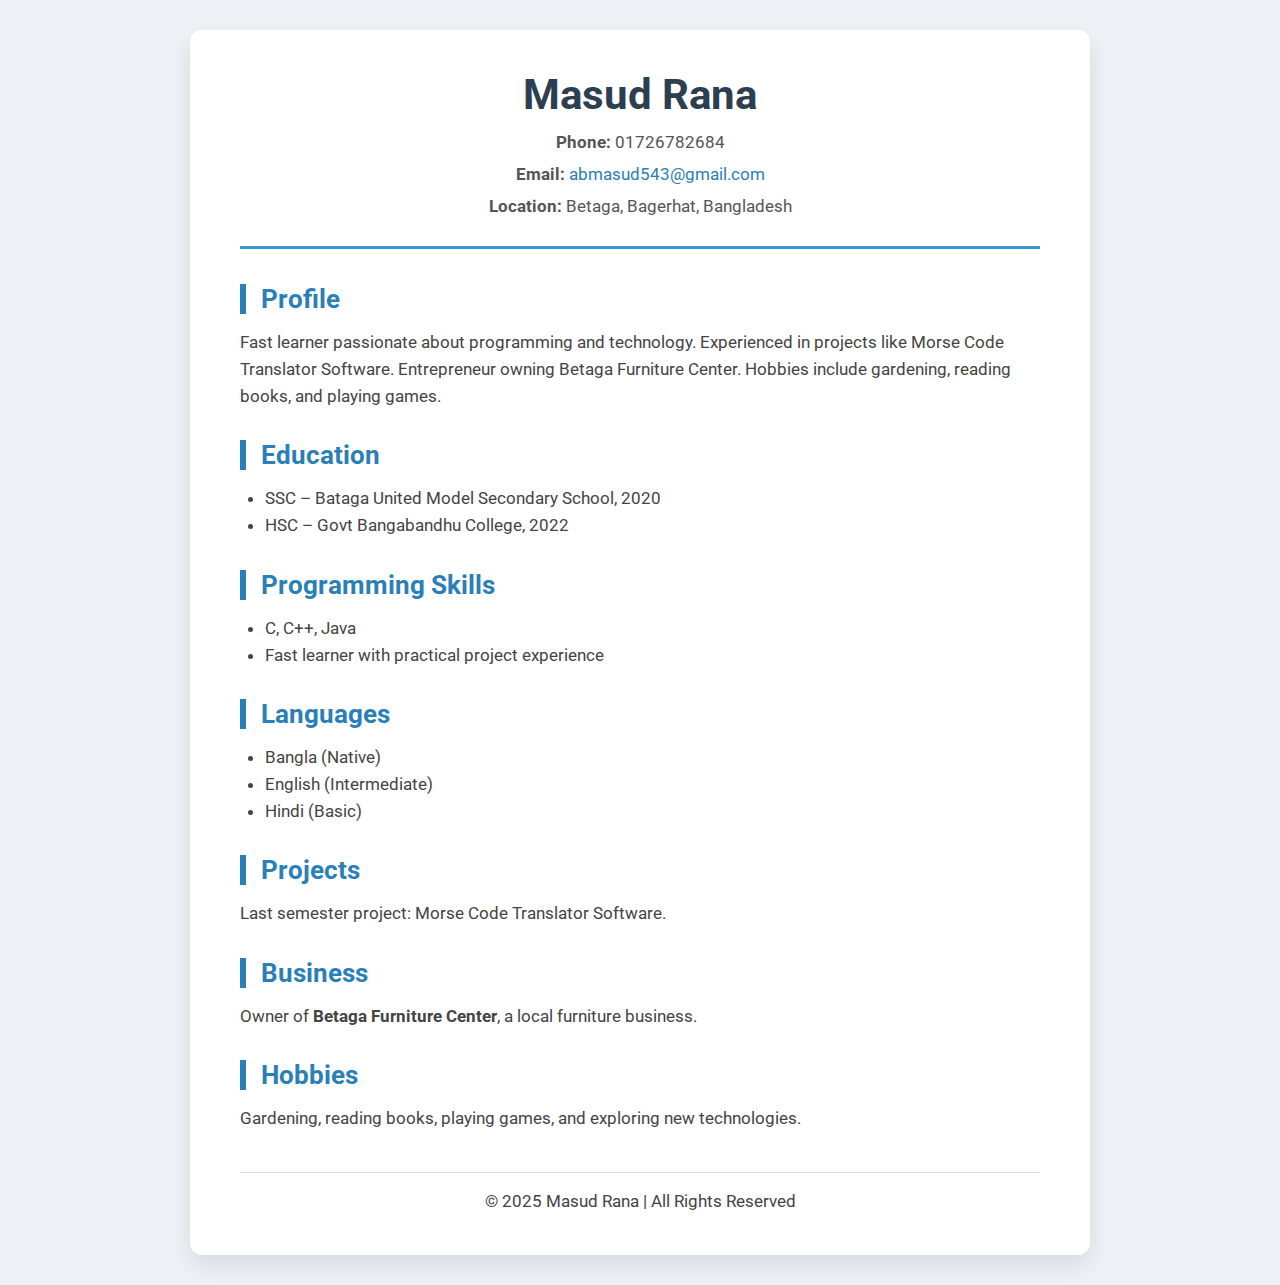
<file: index.html>
<!DOCTYPE html>
<html lang="en">
<head>
  <meta charset="UTF-8" />
  <meta name="viewport" content="width=device-width, initial-scale=1" />
  <title>Masud Rana - Professional CV</title>
  <link rel="stylesheet" href="style.css" />
  <link href="https://fonts.googleapis.com/css2?family=Roboto&display=swap" rel="stylesheet" />
</head>
<body>
  <div class="cv-container">
    <header>
      <h1>Masud Rana</h1>
      <p><strong>Phone:</strong> 01726782684</p>
      <p><strong>Email:</strong> <a href="mailto:abmasud543@gmail.com">abmasud543@gmail.com</a></p>
      <p><strong>Location:</strong> Betaga, Bagerhat, Bangladesh</p>
    </header>

    <section class="profile">
      <h2>Profile</h2>
      <p>Fast learner passionate about programming and technology. Experienced in projects like Morse Code Translator Software. Entrepreneur owning Betaga Furniture Center. Hobbies include gardening, reading books, and playing games.</p>
    </section>

    <section class="education">
      <h2>Education</h2>
      <ul>
        <li>SSC – Bataga United Model Secondary School, 2020</li>
        <li>HSC – Govt Bangabandhu College, 2022</li>
      </ul>
    </section>

    <section class="skills">
      <h2>Programming Skills</h2>
      <ul>
        <li>C, C++, Java</li>
        <li>Fast learner with practical project experience</li>
      </ul>
    </section>

    <section class="languages">
      <h2>Languages</h2>
      <ul>
        <li>Bangla (Native)</li>
        <li>English (Intermediate)</li>
        <li>Hindi (Basic)</li>
      </ul>
    </section>

    <section class="projects">
      <h2>Projects</h2>
      <p>Last semester project: Morse Code Translator Software.</p>
    </section>

    <section class="business">
      <h2>Business</h2>
      <p>Owner of <strong>Betaga Furniture Center</strong>, a local furniture business.</p>
    </section>

    <section class="hobbies">
      <h2>Hobbies</h2>
      <p>Gardening, reading books, playing games, and exploring new technologies.</p>
    </section>

    <footer>
      <p>© 2025 Masud Rana | All Rights Reserved</p>
    </footer>
  </div>
</body>
</html>
</file>
<file: style.css>
/* Reset and font */
* {
  box-sizing: border-box;
  margin: 0;
  padding: 0;
}

body {
  font-family: 'Roboto', sans-serif;
  background-color: #eef2f7;
  color: #333;
  padding: 30px 20px;
}

.cv-container {
  max-width: 900px;
  background-color: #fff;
  margin: auto;
  padding: 40px 50px;
  border-radius: 12px;
  box-shadow: 0 10px 25px rgba(0,0,0,0.1);
}

header {
  text-align: center;
  border-bottom: 3px solid #3498db;
  padding-bottom: 20px;
  margin-bottom: 35px;
}

header h1 {
  font-size: 42px;
  color: #2c3e50;
  margin-bottom: 10px;
}

header p {
  font-size: 17px;
  color: #555;
  margin: 5px 0;
}

header a {
  color: #2980b9;
  text-decoration: none;
}

header a:hover {
  text-decoration: underline;
}

section {
  margin-bottom: 30px;
}

h2 {
  font-size: 26px;
  color: #2980b9;
  border-left: 6px solid #2980b9;
  padding-left: 15px;
  margin-bottom: 15px;
}

ul {
  list-style-type: disc;
  padding-left: 25px;
  color: #444;
  font-size: 17px;
  line-height: 1.6;
}

p {
  font-size: 17px;
  line-height: 1.6;
  color: #444;
}

footer {
  text-align: center;
  font-size: 14px;
  color: #aaa;
  border-top: 1px solid #ddd;
  padding-top: 15px;
  margin-top: 40px;
}

/* Responsive */
@media (max-width: 600px) {
  .cv-container {
    padding: 25px 20px;
  }
  header h1 {
    font-size: 32px;
  }
  h2 {
    font-size: 22px;
  }
  p, ul {
    font-size: 15px;
  }
}
</file>
